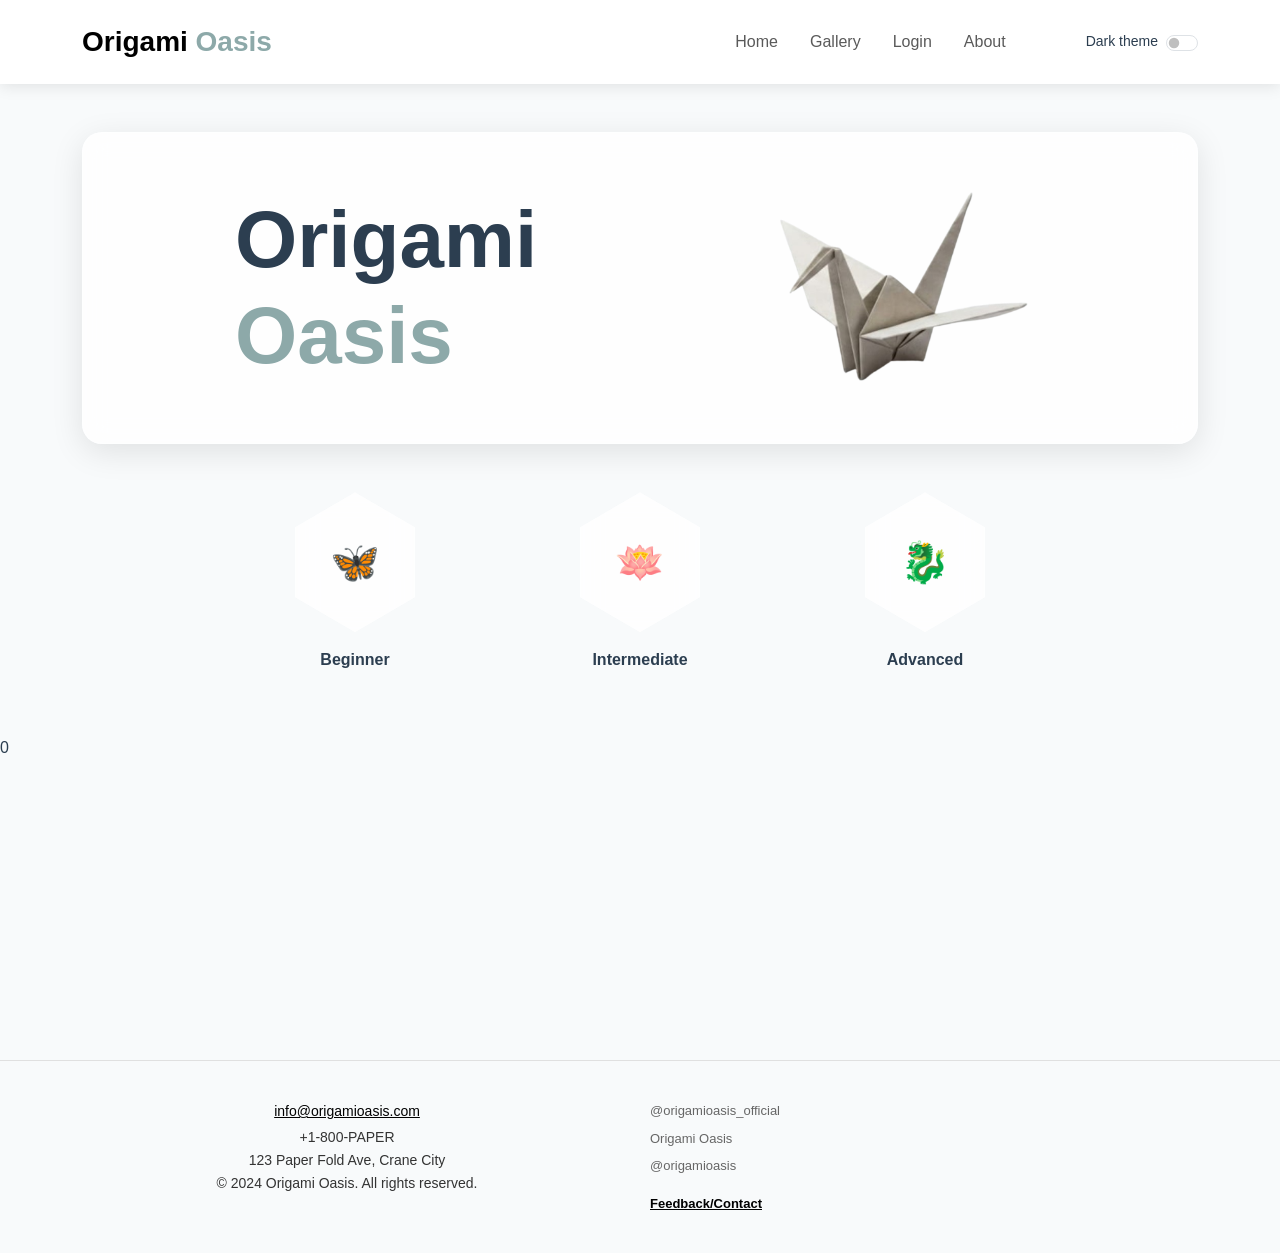
<file: index.html>
<!DOCTYPE html>
<html lang="en">
<head>
    <meta charset="UTF-8">
    <meta name="viewport" content="width=device-width, initial-scale=1.0">
    <title>Origami Oasis | Home</title>
    <link href="https://cdn.jsdelivr.net/npm/bootstrap@5.3.2/dist/css/bootstrap.min.css" rel="stylesheet">
    <link rel="stylesheet" href="https://cdnjs.cloudflare.com/ajax/libs/font-awesome/6.0.0/css/all.min.css">
    <link rel="stylesheet" href="style.css">
</head>
<body class="transition">

    <nav class="navbar navbar-expand-lg navbar-custom py-3">
        <div class="container">
            <a class="navbar-brand fw-bold fs-3" href="origami.html">
                Origami <span style="color: var(--accent-teal);">Oasis</span>
            </a>
            
            <button class="navbar-toggler" type="button" data-bs-toggle="collapse" data-bs-target="#navbarNav">
                <span class="navbar-toggler-icon"></span>
            </button>

            <div class="collapse navbar-collapse" id="navbarNav">
                <ul class="navbar-nav ms-auto align-items-center">
                    <li class="nav-item"><a class="nav-link px-3" href="origami.html">Home</a></li>
                    <li class="nav-item"><a class="nav-link px-3" href="galllery.html">Gallery</a></li>
                    <li class="nav-item"><a class="nav-link px-3" href="Login.html">Login</a></li>
                    <li class="nav-item"><a class="nav-link px-3" href="about.html">About</a></li>
                    
                    <li class="nav-item ms-lg-4">
                        <div class="form-check form-switch d-flex align-items-center">
                            <label class="form-check-label me-5 small" for="darkModeSwitch">Dark theme</label>
                            <input class="form-check-input custom-toggler" type="checkbox" id="darkModeSwitch">
                        </div>
                    </li>
                </ul>
            </div>
        </div>
    </nav>

    <header class="container my-5">
        <div class="home-hero-card glass-effect d-flex align-items-center justify-content-around flex-wrap p-5">
            <div class="hero-text">
                <h1 class="display-1 fw-bold m-0">Origami</h1>
                <h1 class="display-1 fw-bold m-0" style="color: var(--accent-teal);">Oasis</h1>
            </div>
            <div class="hero-image mt-4 mt-lg-0">
                <img src="download.png" alt="Origami Crane" class="img-fluid" style="max-width: 300px;">
            </div>
        </div>
    </header>

    <section class="container mb-5">
        <div class="row justify-content-center g-4 text-center">
            
            <div class="col-6 col-md-3">
                <a href="beginner.html" class="home-hexagon-link text-decoration-none text-reset">
                    <div class="home-hexagon glass-effect mx-auto d-flex align-items-center justify-content-center mb-3">
                        <span class="fs-1">🦋</span>
                    </div>
                    <p class="fw-bold">Beginner</p>
                </a>
            </div>

            <div class="col-6 col-md-3">
                <a href="inter.html" class="home-hexagon-link text-decoration-none text-reset">
                    <div class="home-hexagon glass-effect mx-auto d-flex align-items-center justify-content-center mb-3">
                        <span class="fs-1">🪷</span>
                    </div>
                    <p class="fw-bold">Intermediate</p>
                </a>
            </div>

            <div class="col-6 col-md-3">
                <a href="adv.html" class="home-hexagon-link text-decoration-none text-reset">
                    <div class="home-hexagon glass-effect mx-auto d-flex align-items-center justify-content-center mb-3">
                        <span class="fs-1">🐉</span>
                    </div>
                    <p class="fw-bold">Advanced</p>
                </a>
            </div>

        </div>
    </section>
   0 <footer class="tayyab-main-footer">
  <div class="tayyab-footer-wrapper">
    
    <div class="tayyab-footer-section tayyab-contact-info">
      <a href="tayyab-mailto:info@origamioasis.com">info@origamioasis.com</a>
      <p>+1-800-PAPER</p>
      <p>123 Paper Fold Ave, Crane City</p>
      <p>&copy; 2024 Origami Oasis. All rights reserved.</p>
    </div>

    <div class="tayyab-footer-section tayyab-social-links">
      <div class="social-item">
        <span>@origamioasis_official</span>
      </div>
      <div class="tayyab-social-item">
        <span>Origami Oasis</span>
      </div>
      <div class="tayyab-social-item">
        <span>@origamioasis</span>
      </div>
      <a href="#" class="tayyab-feedback-link">Feedback/Contact</a>
    </div>

  </div>
</footer>
    <script src="https://cdn.jsdelivr.net/npm/bootstrap@5.3.2/dist/js/bootstrap.bundle.min.js"></script>

    <script>
        const toggleSwitch = document.querySelector('#darkModeSwitch');
        const body = document.body;


        if (localStorage.getItem('theme') === 'dark') {
            body.classList.add('dark-theme');
            toggleSwitch.checked = true;
        }

        toggleSwitch.addEventListener('change', () => {
            if (toggleSwitch.checked) {
                body.classList.add('dark-theme');
                localStorage.setItem('theme', 'dark');
            } else {
                body.classList.remove('dark-theme');
                localStorage.setItem('theme', 'light');
            }
        });
    </script>
</body>
</html>
</file>
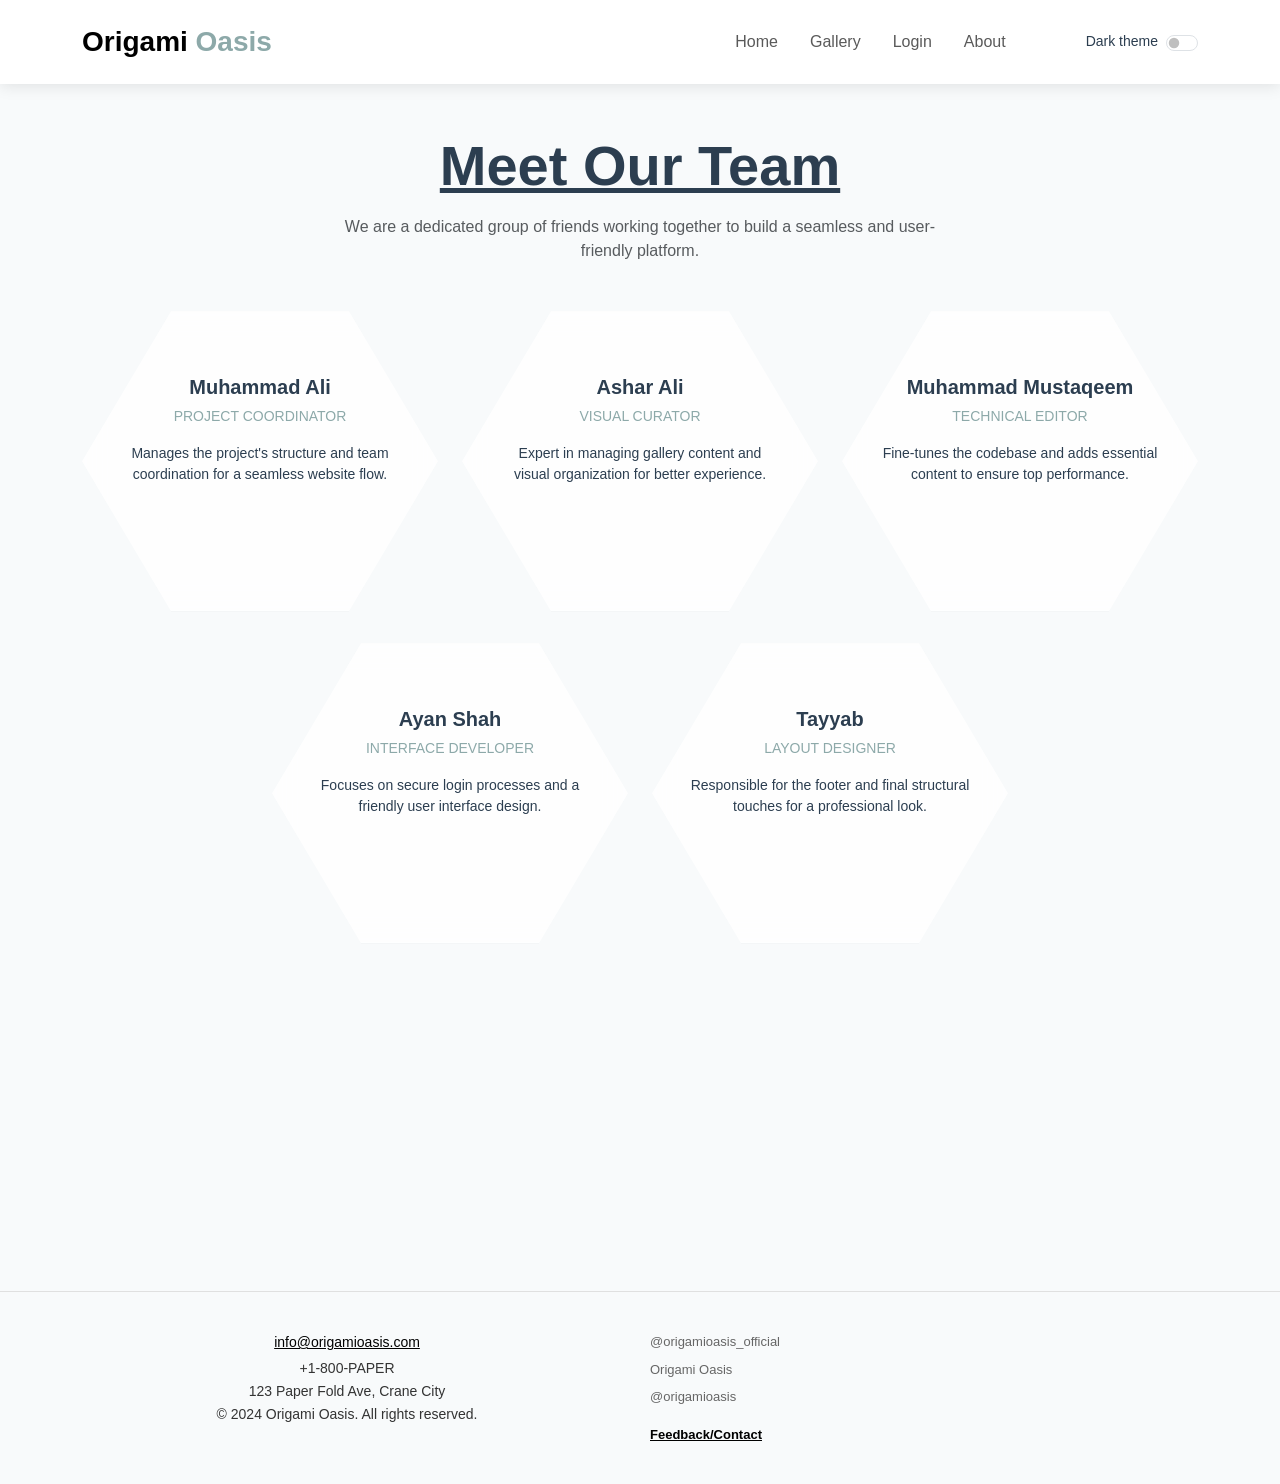
<file: about.html>
<!DOCTYPE html>
<html lang="en">
<head>
    <meta charset="UTF-8">
    <meta name="viewport" content="width=device-width, initial-scale=1.0">
    <title>About Us | Origami Oasis</title>
    <link href="https://cdn.jsdelivr.net/npm/bootstrap@5.3.2/dist/css/bootstrap.min.css" rel="stylesheet">
    <link rel="stylesheet" href="https://cdnjs.cloudflare.com/ajax/libs/font-awesome/6.0.0/css/all.min.css">
    <link rel="stylesheet" href="style.css">
</head>
<body class="transition">

   
    <nav class="navbar navbar-expand-lg navbar-custom py-3">
        <div class="container">
            <a class="navbar-brand fw-bold fs-3" href="origami.html">
                Origami <span style="color: var(--accent-teal);">Oasis</span>
            </a>
            
            <button class="navbar-toggler" type="button" data-bs-toggle="collapse" data-bs-target="#navbarNav">
                <span class="navbar-toggler-icon"></span>
            </button>

            <div class="collapse navbar-collapse" id="navbarNav">
                <ul class="navbar-nav ms-auto align-items-center">
                    <li class="nav-item"><a class="nav-link px-3" href="origami.html">Home</a></li>
                    <li class="nav-item"><a class="nav-link px-3" href="galllery.html">Gallery</a></li>
                    <li class="nav-item"><a class="nav-link px-3" href="Login.html">Login</a></li>
                    <li class="nav-item"><a class="nav-link px-3" href="about.html">About</a></li>
                    
                    <li class="nav-item ms-lg-4">
                        <div class="form-check form-switch d-flex align-items-center">
                            <label class="form-check-label me-5 small" for="darkModeSwitch">Dark theme</label>
                            <input class="form-check-input custom-toggler" type="checkbox" id="darkModeSwitch">
                        </div>
                    </li>
                </ul>
            </div>
        </div>
    </nav>

    <div class="container py-5">
        <div class="text-center mb-5 about-header">
            <h1 class="about-section-title display-4">Meet Our Team</h1>
            <p class="text-muted mx-auto mt-3" style="max-width: 600px;">
                We are a dedicated group of friends working together to build a seamless and user-friendly platform.
            </p>
        </div>

        <div class="row justify-content-center g-4">
            <div class="col-md-4 col-sm-6">
                <div class="about-team-container">
                    <div class="about-hexagon-card glass-effect text-center">
                        <div class="fw-bold fs-5">Muhammad Ali</div>
                        <div class="small text-uppercase tracking-wider mt-1" style="color: var(--accent-teal);">Project Coordinator</div>
                        <p class="small mt-3 px-3">Manages the project's structure and team coordination for a seamless website flow.</p>
                    </div>
                </div>
            </div>

            <div class="col-md-4 col-sm-6">
                <div class="about-team-container">
                    <div class="about-hexagon-card glass-effect text-center">
                        <div class="fw-bold fs-5">Ashar Ali</div>
                        <div class="small text-uppercase tracking-wider mt-1" style="color: var(--accent-teal);">Visual Curator</div>
                        <p class="small mt-3 px-3">Expert in managing gallery content and visual organization for better experience.</p>
                    </div>
                </div>
            </div>

            <div class="col-md-4 col-sm-6">
                <div class="about-team-container">
                    <div class="about-hexagon-card glass-effect text-center">
                        <div class="fw-bold fs-5">Muhammad Mustaqeem</div>
                        <div class="small text-uppercase tracking-wider mt-1" style="color: var(--accent-teal);">Technical Editor</div>
                        <p class="small mt-3 px-3">Fine-tunes the codebase and adds essential content to ensure top performance.</p>
                    </div>
                </div>
            </div>
        </div>

        <div class="row justify-content-center g-4 mt-2">
            <div class="col-md-4 col-sm-6">
                <div class="about-team-container">
                    <div class="about-hexagon-card glass-effect text-center">
                        <div class="fw-bold fs-5">Ayan Shah</div>
                        <div class="small text-uppercase tracking-wider mt-1" style="color: var(--accent-teal);">Interface Developer</div>
                        <p class="small mt-3 px-3">Focuses on secure login processes and a friendly user interface design.</p>
                    </div>
                </div>
            </div>

            <div class="col-md-4 col-sm-6">
                <div class="about-team-container">
                    <div class="about-hexagon-card glass-effect text-center">
                        <div class="fw-bold fs-5">Tayyab</div>
                        <div class="small text-uppercase tracking-wider mt-1" style="color: var(--accent-teal);">Layout Designer</div>
                        <p class="small mt-3 px-3">Responsible for the footer and final structural touches for a professional look.</p>
                    </div>
                </div>
            </div>
        </div>
    </div>
     <footer class="tayyab-main-footer">
  <div class="tayyab-footer-wrapper">
    
    <div class="tayyab-footer-section tayyab-contact-info">
      <a href="tayyab-mailto:info@origamioasis.com">info@origamioasis.com</a>
      <p>+1-800-PAPER</p>
      <p>123 Paper Fold Ave, Crane City</p>
      <p>&copy; 2024 Origami Oasis. All rights reserved.</p>
    </div>

    <div class="tayyab-footer-section tayyab-social-links">
      <div class="social-item">
        <span>@origamioasis_official</span>
      </div>
      <div class="tayyab-social-item">
        <span>Origami Oasis</span>
      </div>
      <div class="tayyab-social-item">
        <span>@origamioasis</span>
      </div>
      <a href="#" class="tayyab-feedback-link">Feedback/Contact</a>
    </div>

  </div>
</footer>
<!-- 
    <footer class="footer-custom py-5 mt-5">
        <div class="container">
            <div class="row align-items-center text-center text-md-start">
                <div class="col-md-6 mb-4 mb-md-0">
                    <h5 class="fw-bold">Origami Oasis</h5>
                    <p class="small mb-1">info@origamioasis.com | +1-800-PAPER</p>
                    <p class="small text-secondary">&copy; 2026 ZenBlog Replica Style. All Rights Reserved.</p>
                </div>
                <div class="col-md-6 text-md-end">
                    <div class="social-links fs-4">
                        <a href="#" class="me-3 text-reset"><i class="fab fa-instagram"></i></a>
                        <a href="#" class="me-3 text-reset"><i class="fab fa-facebook-f"></i></a>
                        <a href="#" class="text-reset"><i class="fab fa-pinterest-p"></i></a>
                    </div>
                    <a href="#" class="small text-decoration-underline text-secondary d-block mt-2">Feedback/Contact</a>
                </div>
            </div>
        </div>
    </footer> -->

    <script src="https://cdn.jsdelivr.net/npm/bootstrap@5.3.2/dist/js/bootstrap.bundle.min.js"></script>
    <script>
        const toggleSwitch = document.querySelector('#darkModeSwitch');
        const body = document.body;

        if (localStorage.getItem('theme') === 'dark') {
            body.classList.add('dark-theme');
            toggleSwitch.checked = true;
        }

        toggleSwitch.addEventListener('change', () => {
            if (toggleSwitch.checked) {
                body.classList.add('dark-theme');
                localStorage.setItem('theme', 'dark');
            } else {
                body.classList.remove('dark-theme');
                localStorage.setItem('theme', 'light');
            }
        });
    </script>
</body>
</html>
</file>
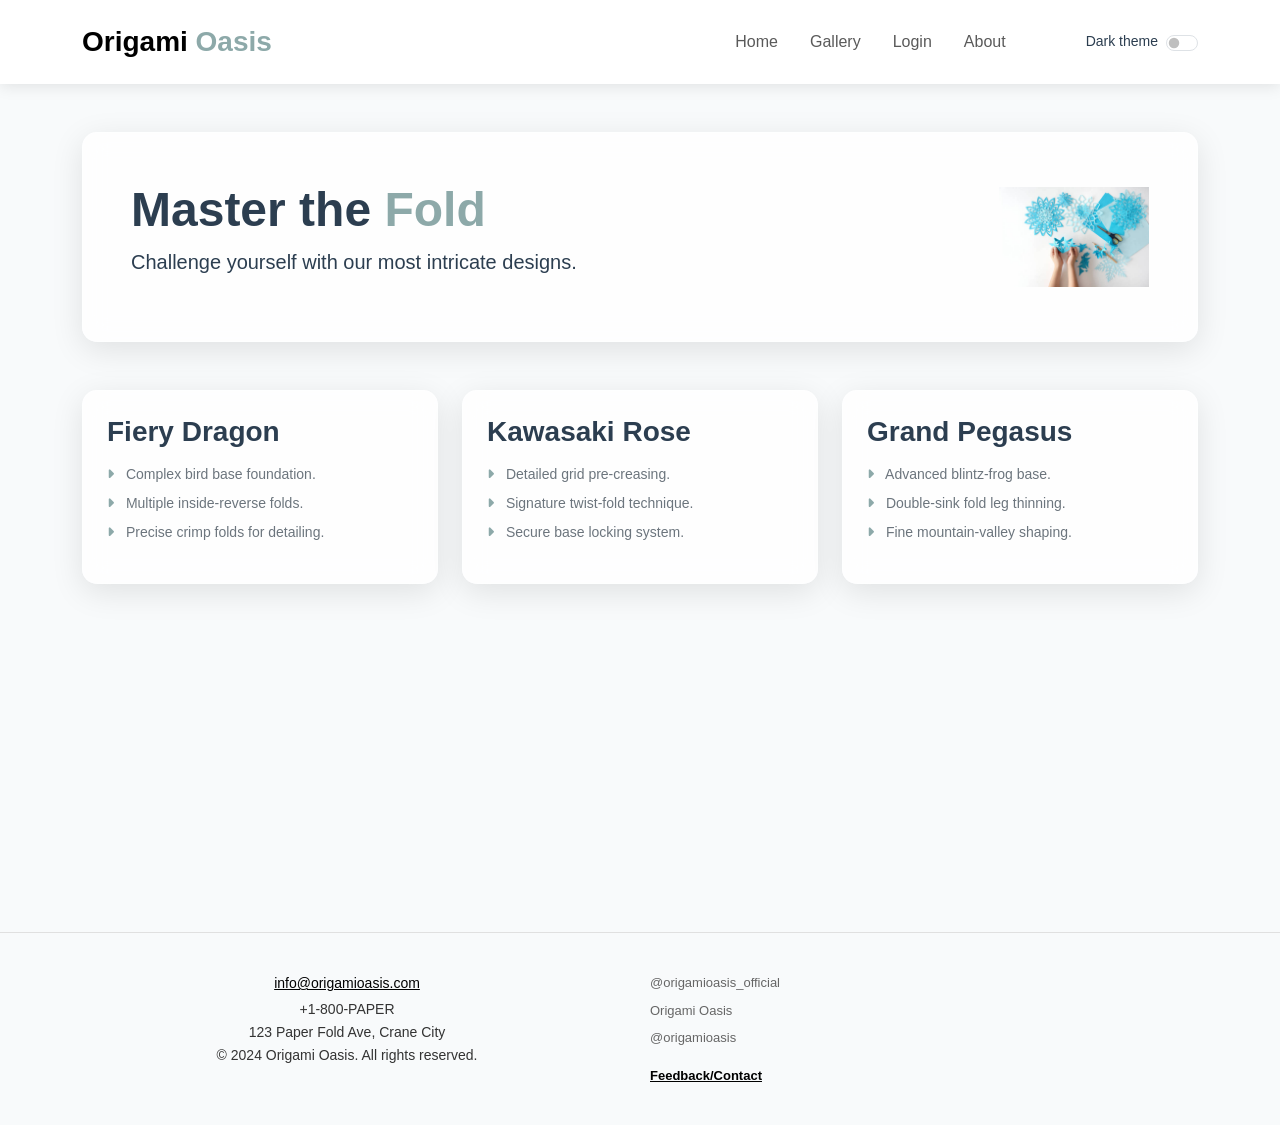
<file: adv.html>
<!DOCTYPE html>
<html lang="en">
<head>
    <meta charset="UTF-8">
    <meta name="viewport" content="width=device-width, initial-scale=1.0">
    <title>Advanced Instructions | Origami Oasis</title>
    <link href="https://cdn.jsdelivr.net/npm/bootstrap@5.3.2/dist/css/bootstrap.min.css" rel="stylesheet">
    <link rel="stylesheet" href="https://cdnjs.cloudflare.com/ajax/libs/font-awesome/6.0.0/css/all.min.css">
    <link rel="stylesheet" href="style.css">
</head>
<body class="transition">

    
    
    <nav class="navbar navbar-expand-lg navbar-custom py-3">
        <div class="container">
            <a class="navbar-brand fw-bold fs-3" href="origami.html">
                Origami <span style="color: var(--accent-teal);">Oasis</span>
            </a>
            
            <button class="navbar-toggler" type="button" data-bs-toggle="collapse" data-bs-target="#navbarNav">
                <span class="navbar-toggler-icon"></span>
            </button>

            <div class="collapse navbar-collapse" id="navbarNav">
                <ul class="navbar-nav ms-auto align-items-center">
                    <li class="nav-item"><a class="nav-link px-3" href="origami.html">Home</a></li>
                    <li class="nav-item"><a class="nav-link px-3" href="galllery.html">Gallery</a></li>
                    <li class="nav-item"><a class="nav-link px-3" href="Login.html">Login</a></li>
                    <li class="nav-item"><a class="nav-link px-3" href="about.html">About</a></li>
                    
                    <li class="nav-item ms-lg-4">
                        <div class="form-check form-switch d-flex align-items-center">
                            <label class="form-check-label me-5 small" for="darkModeSwitch">Dark theme</label>
                            <input class="form-check-input custom-toggler" type="checkbox" id="darkModeSwitch">
                        </div>
                    </li>
                </ul>
            </div>
        </div>
    </nav>
<div class="container py-5">
        <div class="adv-hero-card glass-effect p-5 mb-5 d-flex align-items-center justify-content-between flex-wrap">
            <div class="adv-hero-text">
                <h1 class="display-3 fw-bold m-0">Master the <span style="color: var(--accent-teal);">Fold</span></h1>
                <p class="lead mt-2">Challenge yourself with our most intricate designs.</p>
            </div>
            <div class="adv-hero-img mt-3 mt-lg-0">
                <img src="k.jpg" alt="Butterfly" class="img-fluid" style="max-width: 150px;">
            </div>
        </div>

        <div class="row g-4">
            <div class="col-md-4">
                <div class="adv-project-card glass-effect h-100 p-4">
                    <h3 class="fw-bold mb-3">Fiery Dragon</h3>
                    <ul class="small text-secondary list-unstyled">
                        <li class="mb-2"><i class="fas fa-caret-right me-2" style="color: var(--accent-teal);"></i> Complex bird base foundation.</li>
                        <li class="mb-2"><i class="fas fa-caret-right me-2" style="color: var(--accent-teal);"></i> Multiple inside-reverse folds.</li>
                        <li><i class="fas fa-caret-right me-2" style="color: var(--accent-teal);"></i> Precise crimp folds for detailing.</li>
                    </ul>
                </div>
            </div>

            <div class="col-md-4">
                <div class="adv-project-card glass-effect h-100 p-4">
                    <h3 class="fw-bold mb-3">Kawasaki Rose</h3>
                    <ul class="small text-secondary list-unstyled">
                        <li class="mb-2"><i class="fas fa-caret-right me-2" style="color: var(--accent-teal);"></i> Detailed grid pre-creasing.</li>
                        <li class="mb-2"><i class="fas fa-caret-right me-2" style="color: var(--accent-teal);"></i> Signature twist-fold technique.</li>
                        <li><i class="fas fa-caret-right me-2" style="color: var(--accent-teal);"></i> Secure base locking system.</li>
                    </ul>
                </div>
            </div>

            <div class="col-md-4">
                <div class="adv-project-card glass-effect h-100 p-4">
                    <h3 class="fw-bold mb-3">Grand Pegasus</h3>
                    <ul class="small text-secondary list-unstyled">
                        <li class="mb-2"><i class="fas fa-caret-right me-2" style="color: var(--accent-teal);"></i> Advanced blintz-frog base.</li>
                        <li class="mb-2"><i class="fas fa-caret-right me-2" style="color: var(--accent-teal);"></i> Double-sink fold leg thinning.</li>
                        <li><i class="fas fa-caret-right me-2" style="color: var(--accent-teal);"></i> Fine mountain-valley shaping.</li>
                    </ul>
                </div>
            </div>
        </div>
    </div>
 <footer class="tayyab-main-footer">
  <div class="tayyab-footer-wrapper">
    
    <div class="tayyab-footer-section tayyab-contact-info">
      <a href="tayyab-mailto:info@origamioasis.com">info@origamioasis.com</a>
      <p>+1-800-PAPER</p>
      <p>123 Paper Fold Ave, Crane City</p>
      <p>&copy; 2024 Origami Oasis. All rights reserved.</p>
    </div>

    <div class="tayyab-footer-section tayyab-social-links">
      <div class="social-item">
        <span>@origamioasis_official</span>
      </div>
      <div class="tayyab-social-item">
        <span>Origami Oasis</span>
      </div>
      <div class="tayyab-social-item">
        <span>@origamioasis</span>
      </div>
      <a href="#" class="tayyab-feedback-link">Feedback/Contact</a>
    </div>

  </div>
</footer>

    <script src="https://cdn.jsdelivr.net/npm/bootstrap@5.3.2/dist/js/bootstrap.bundle.min.js"></script>
    <script>
        const toggleSwitch = document.querySelector('#darkModeSwitch');
        const body = document.body;

        if (localStorage.getItem('theme') === 'dark') {
            body.classList.add('dark-theme');
            toggleSwitch.checked = true;
        }

        toggleSwitch.addEventListener('change', () => {
            if (toggleSwitch.checked) {
                body.classList.add('dark-theme');
                localStorage.setItem('theme', 'dark');
            } else {
                body.classList.remove('dark-theme');
                localStorage.setItem('theme', 'light');
            }
        });
    </script>
</body>
</html>
</file>
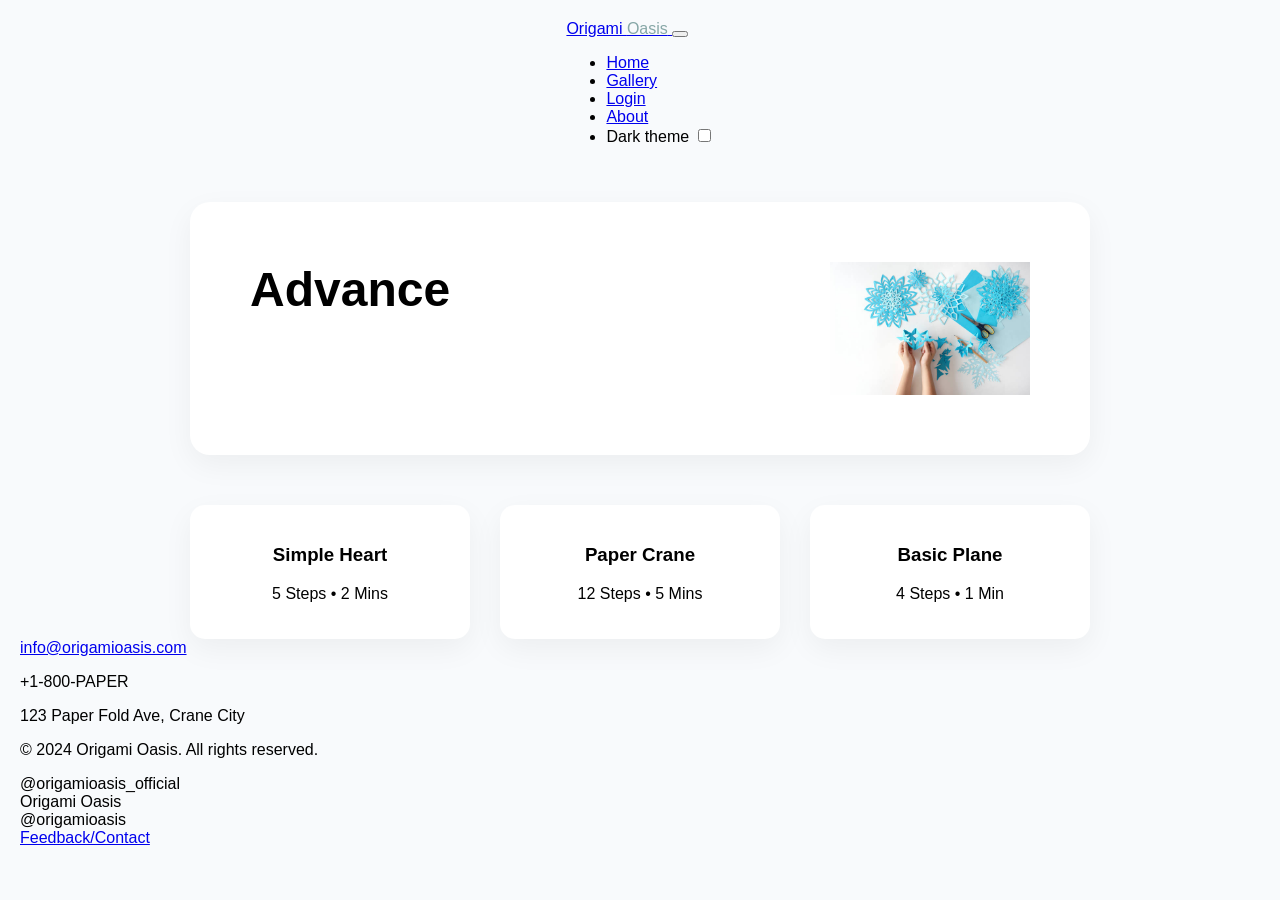
<file: advance.html>
<!DOCTYPE html>
<html>

<head>
<title>docs</title>

<style>
:root {
    --bg-color: #f8fafc;
    --text-dark: #2d3436;
    --accent-teal: #87a7a7;
    --card-bg: #ffffff;
    --shadow: 0 10px 30px rgba(0,0,0,0.05);
}

body{
    font-family:'Segoe UI',Tahoma,Geneva,Verdana,sans-serif;
    background-color:var(--bg-color);
    margin:0;
    padding:20px;
}

nav{
    display:flex;
    justify-content:space-between;
    align-items:center;
    max-width:1000px;
    margin:0 auto 40px;
}

.logo{
    font-weight:bold;
    font-size:1.5rem;
}

.logo span{
    color:var(--accent-teal);
}

.nav-links a{
    margin-left:20px;
    text-decoration:none;
    color:#636e72;
}

.container{
    max-width:900px;
    margin:auto;
}

.hero-card{
    background:white;
    border-radius:20px;
    padding:60px;
    box-shadow:var(--shadow);
    display:flex;
    justify-content:space-between;
    margin-bottom:50px;
}

.hero-text h1{
    font-size:3rem;
    margin:0;
}

.hero-text p{
    color:var(--accent-teal);
    font-size:2.5rem;
    margin:0;
}

.grid{
    display:grid;
    grid-template-columns:repeat(auto-fit,minmax(250px,1fr));
    gap:30px;
}

.project-card{
    background:white;
    padding:20px;
    border-radius:15px;
    text-align:center;
    box-shadow:var(--shadow);
    cursor:pointer;
}

.project-card:hover{
    transform:translateY(-5px);
}

/* Image popup */

.popup{
    display:none;
    position:fixed;
    top:0;
    left:0;
    width:100%;
    height:100%;
    background:rgba(0,0,0,0.7);
   gap: 22px;
    align-items:center;
}

.popup img{
    width:462px;
    height: 200px;
    border-radius:10px;
}
#box1{
            margin-top: 30px;
        }
</style>
</head>

<body>

    <nav class="navbar navbar-expand-lg navbar-custom py-3">
        <div class="container">
            <a class="navbar-brand fw-bold fs-3" href="origami.html">
                Origami <span style="color: var(--accent-teal);">Oasis</span>
            </a>
            
            <button class="navbar-toggler" type="button" data-bs-toggle="collapse" data-bs-target="#navbarNav">
                <span class="navbar-toggler-icon"></span>
            </button>

            <div class="collapse navbar-collapse" id="navbarNav">
                <ul class="navbar-nav ms-auto align-items-center">
                    <li class="nav-item"><a class="nav-link px-3 active" href="origami.html">Home</a></li>
                    <li class="nav-item"><a class="nav-link px-3" href="galllery.html">Gallery</a></li>
                    <li class="nav-item"><a class="nav-link px-3" href="Login.html">Login</a></li>
                    <li class="nav-item"><a class="nav-link px-3" href="about.html">About</a></li>
                    
                    <li class="nav-item ms-lg-4">
                        <div class="form-check form-switch d-flex align-items-center">
                            <label class="form-check-label me-5 small" for="darkModeSwitch">Dark theme</label>
                            <input class="form-check-input custom-toggler" type="checkbox" id="darkModeSwitch">
                        </div>
                    </li>
                </ul>
            </div>
        </div>
    </nav>
<div class="container">

<div class="hero-card">
<div class="hero-text">
<h1>Advance</h1>
</div>
<img src="k.jpg" width="200">
</div>

<div class="grid">

<div class="project-card" onclick="showImage('e.avif')">
<h3>Simple Heart</h3>
<p>5 Steps • 2 Mins</p>
</div>

<div class="project-card" onclick="showImage('f.avif')">
<h3>Paper Crane</h3>
<p>12 Steps • 5 Mins</p>
</div>

<div class="project-card" onclick="showImage('j.jpg')">
<h3>Basic Plane</h3>
<p>4 Steps • 1 Min</p>
</div>

</div>
</div>

<div class="popup" id="popup" onclick="closeImage()">
 <span>
            <div><img id="popup-img"></div>

            <div id="box1"><img src="k.jpg" alt=""></div>
        </span>
        <span>
            <div><img src="c.avif" alt=""></div>
            <div id="box1"><img src="f.webp" alt=""></div>
        </span>
        <span>
            <div><img src="d.avif" alt=""></div>
            <div id="box1"><img src="i.jpg" alt=""></div>
        </span>
</div>
 <footer class="tayyab-main-footer">
  <div class="tayyab-footer-wrapper">
    
    <div class="tayyab-footer-section tayyab-contact-info">
      <a href="tayyab-mailto:info@origamioasis.com">info@origamioasis.com</a>
      <p>+1-800-PAPER</p>
      <p>123 Paper Fold Ave, Crane City</p>
      <p>&copy; 2024 Origami Oasis. All rights reserved.</p>
    </div>

    <div class="tayyab-footer-section tayyab-social-links">
      <div class="social-item">
        <span>@origamioasis_official</span>
      </div>
      <div class="tayyab-social-item">
        <span>Origami Oasis</span>
      </div>
      <div class="tayyab-social-item">
        <span>@origamioasis</span>
      </div>
      <a href="#" class="tayyab-feedback-link">Feedback/Contact</a>
    </div>

  </div>
</footer>
<script>

function showImage(img){
document.getElementById("popup").style.display="flex";
document.getElementById("popup-img").src=img;
}

function closeImage(){
document.getElementById("popup").style.display="none";
}

</script>

</body>
</html>
</file>
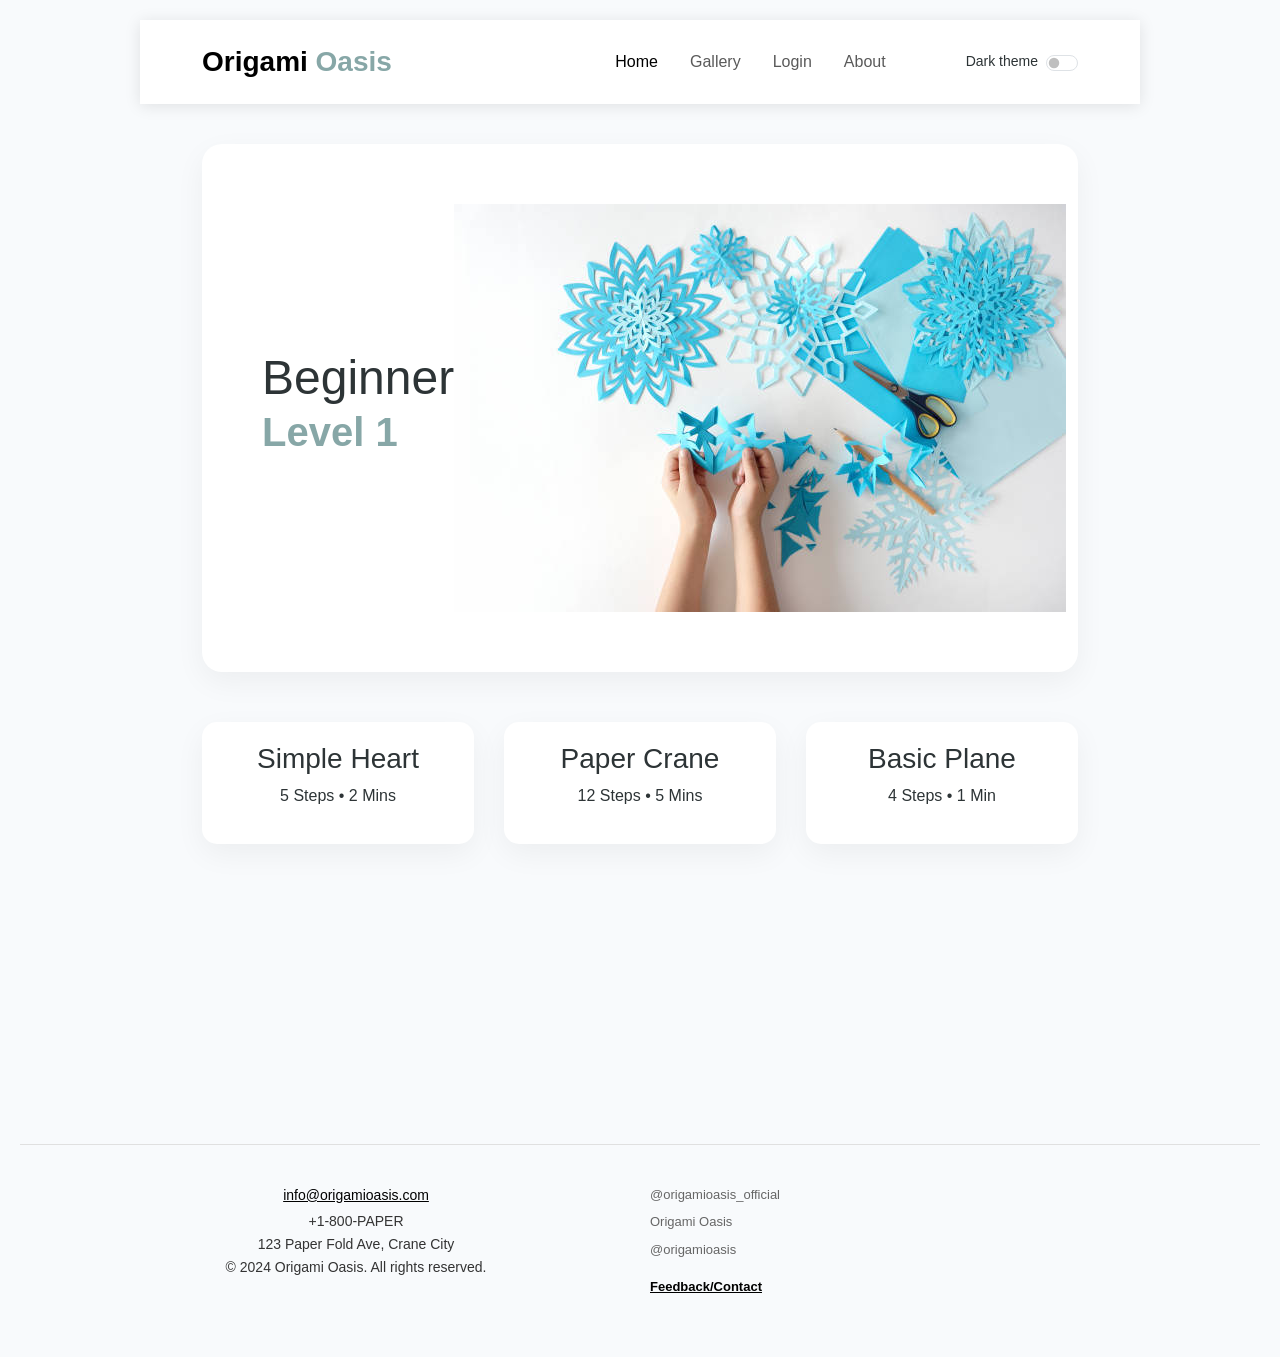
<file: beginer.html>
<!DOCTYPE html>
<html>

<head>
    <title>docs</title>
    
    <link href="https://cdn.jsdelivr.net/npm/bootstrap@5.3.2/dist/css/bootstrap.min.css" rel="stylesheet">
    <link rel="stylesheet" href="https://cdnjs.cloudflare.com/ajax/libs/font-awesome/6.0.0/css/all.min.css">
    <link rel="stylesheet" href="style.css">
    <style>
        :root {
            --bg-color: #f8fafc;
            --text-dark: #2d3436;
            --accent-teal: #87a7a7;
            --card-bg: #ffffff;
            --shadow: 0 10px 30px rgba(0, 0, 0, 0.05);
        }

        body {
            font-family: 'Segoe UI', Tahoma, Geneva, Verdana, sans-serif;
            background-color: var(--bg-color);
            color: var(--text-dark);
            margin: 0;
            padding: 20px;
        }

        nav {
            display: flex;
            justify-content: space-between;
            align-items: center;
            max-width: 1000px;
            margin: 0 auto 40px;
        }

        .logo {
            font-weight: bold;
            font-size: 1.5rem;
        }

        .logo span {
            color: var(--accent-teal);
        }

        .nav-links a {
            margin-left: 20px;
            text-decoration: none;
            color: #636e72;
            font-size: 0.9rem;
        }

        .container {
            max-width: 900px;
            margin: 0 auto;
        }

        .hero-card {
            background: var(--card-bg);
            border-radius: 20px;
            padding: 60px;
            box-shadow: var(--shadow);
            display: flex;
            align-items: center;
            justify-content: space-between;
            margin-bottom: 50px;
        }

        .hero-text h1 {
            font-size: 3rem;
            margin: 0;
            line-height: 1;
        }

        .hero-text p {
            color: var(--accent-teal);
            font-size: 2.5rem;
            margin: 0;
            font-weight: bold;
        }

        .grid {
            display: grid;
            grid-template-columns: repeat(auto-fit, minmax(250px, 1fr));
            gap: 30px;
        }

        .project-card {
            background: white;
            padding: 20px;
            border-radius: 15px;
            text-align: center;
            box-shadow: var(--shadow);
            transition: transform 0.3s ease;
        }

        .project-card:hover {
            transform: translateY(-5px);
        }

        .project-card img {
            width: 100%;
            border-radius: 10px;
        }
    </style>
</head>

   
    <nav class="navbar navbar-expand-lg navbar-custom py-3">
        <div class="container">
            <a class="navbar-brand fw-bold fs-3" href="origami.html">
                Origami <span style="color: var(--accent-teal);">Oasis</span>
            </a>
            
            <button class="navbar-toggler" type="button" data-bs-toggle="collapse" data-bs-target="#navbarNav">
                <span class="navbar-toggler-icon"></span>
            </button>

            <div class="collapse navbar-collapse" id="navbarNav">
                <ul class="navbar-nav ms-auto align-items-center">
                    <li class="nav-item"><a class="nav-link px-3 active" href="origami.html">Home</a></li>
                    <li class="nav-item"><a class="nav-link px-3" href="galllery.html">Gallery</a></li>
                    <li class="nav-item"><a class="nav-link px-3" href="login.html">Login</a></li>
                    <li class="nav-item"><a class="nav-link px-3" href="about.html">About</a></li>
                    
                    <li class="nav-item ms-lg-4">
                        <div class="form-check form-switch d-flex align-items-center">
                            <label class="form-check-label me-5 small" for="darkModeSwitch">Dark theme</label>
                            <input class="form-check-input custom-toggler" type="checkbox" id="darkModeSwitch">
                        </div>
                    </li>
                </ul>
            </div>
        </div>
    </nav>

<div class="container">
    <div class="hero-card">
        <div class="hero-text">
            <h1>Beginner</h1>
            <p>Level 1</p>
        </div>
       <img src="k.jpg" alt="">
    </div>

    <div class="grid">
        <div class="project-card">
            <h3>Simple Heart</h3>
            <p>5 Steps • 2 Mins</p>
        </div>
        <div class="project-card">
            <h3>Paper Crane</h3>
            <p>12 Steps • 5 Mins</p>
        </div>
        <div class="project-card">
            <h3>Basic Plane</h3>
            <p>4 Steps • 1 Min</p>
        </div>
    </div>
</div> <footer class="tayyab-main-footer">
  <div class="tayyab-footer-wrapper">
    
    <div class="tayyab-footer-section tayyab-contact-info">
      <a href="tayyab-mailto:info@origamioasis.com">info@origamioasis.com</a>
      <p>+1-800-PAPER</p>
      <p>123 Paper Fold Ave, Crane City</p>
      <p>&copy; 2024 Origami Oasis. All rights reserved.</p>
    </div>

    <div class="tayyab-footer-section tayyab-social-links">
      <div class="social-item">
        <span>@origamioasis_official</span>
      </div>
      <div class="tayyab-social-item">
        <span>Origami Oasis</span>
      </div>
      <div class="tayyab-social-item">
        <span>@origamioasis</span>
      </div>
      <a href="#" class="tayyab-feedback-link">Feedback/Contact</a>
    </div>

  </div>
</footer>
</file>
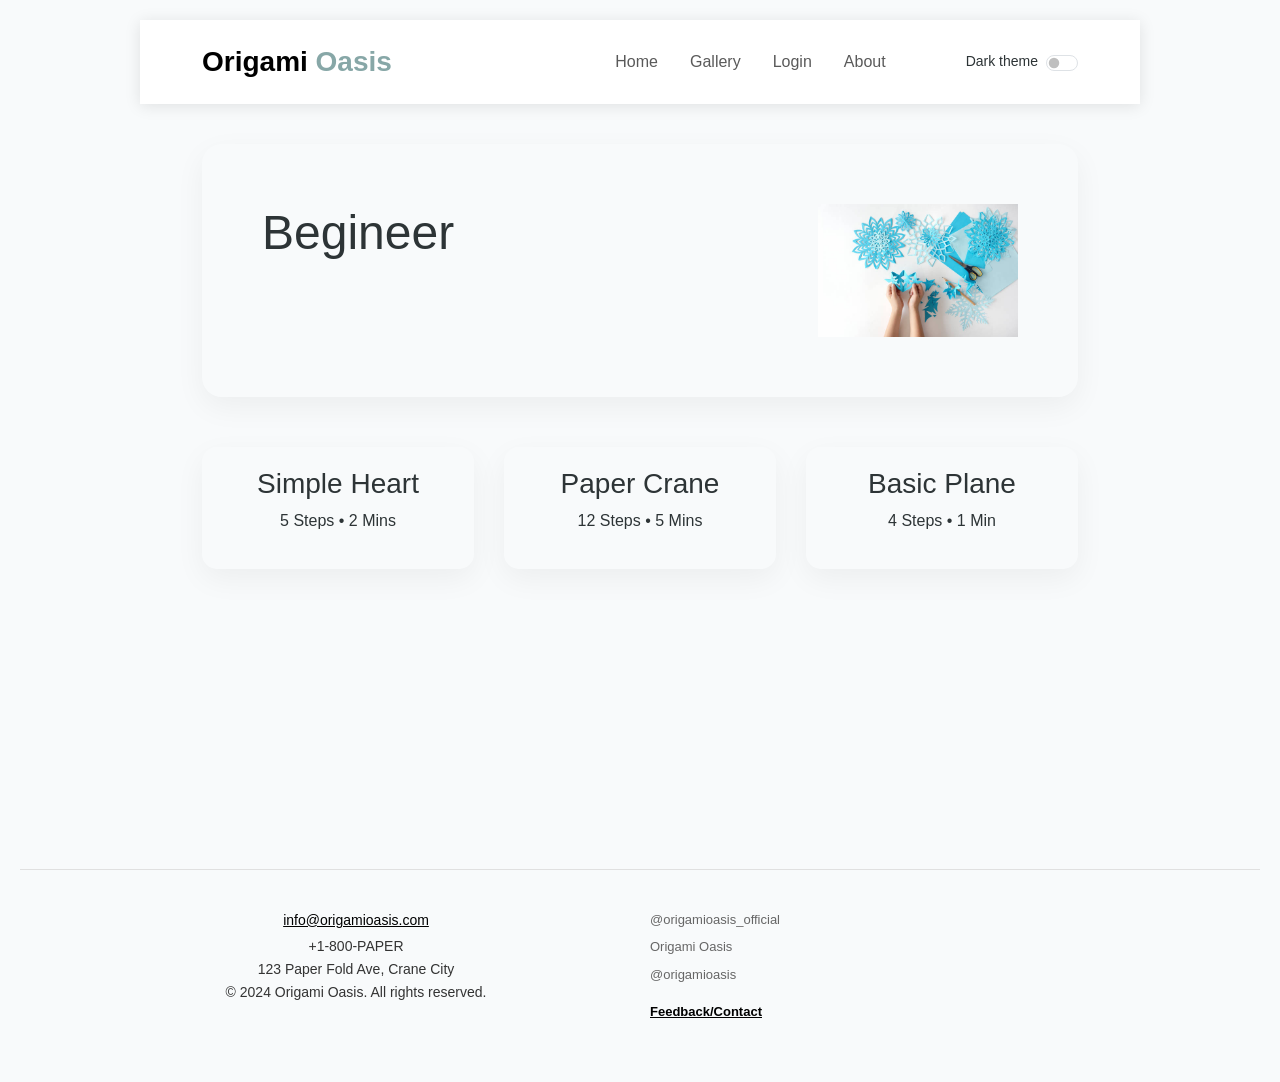
<file: beginner.html>
<!DOCTYPE html>
<html>

<head>
<title>docs</title>

    <link href="https://cdn.jsdelivr.net/npm/bootstrap@5.3.2/dist/css/bootstrap.min.css" rel="stylesheet">
    <link rel="stylesheet" href="https://cdnjs.cloudflare.com/ajax/libs/font-awesome/6.0.0/css/all.min.css">
<link rel="stylesheet" href="style.css">

<style>
:root {
    --bg-color: #f8fafc;
    --text-dark: #2d3436;
    --accent-teal: #87a7a7;
    --card-bg: #ffffff;
    --shadow: 0 10px 30px rgba(0,0,0,0.05);
}

body{
    font-family:'Segoe UI',Tahoma,Geneva,Verdana,sans-serif;
    margin:0;
    padding:20px;
}

nav{
    display:flex;
    justify-content:space-between;
    align-items:center;
    max-width:1000px;
    margin:0 auto 40px;
}

.logo{
    font-weight:bold;
    font-size:1.5rem;
}

.logo span{
    color:var(--accent-teal);
}

.nav-links a{
    margin-left:20px;
    text-decoration:none;
}

.container{
    max-width:900px;
    margin:auto;
}

.hero-card{
    border-radius:20px;
    padding:60px;
    box-shadow:var(--shadow);
    display:flex;
    justify-content:space-between;
    margin-bottom:50px;
}

.hero-text h1{
    font-size:3rem;
    margin:0;
}

.hero-text p{
    color:var(--accent-teal);
    font-size:2.5rem;
    margin:0;
}

.grid{
    display:grid;
    grid-template-columns:repeat(auto-fit,minmax(250px,1fr));
    gap:30px;
}

.project-card{
    padding:20px;
    border-radius:15px;
    text-align:center;
    box-shadow:var(--shadow);
    cursor:pointer;
}

.project-card:hover{
    transform:translateY(-5px);
}


.popup{
    display:none;
    position:fixed;
    top:0;
    left:0;
    width:100%;
    height:100%;
    gap: 22px;
   align-items:center;
}

.popup img{
    width:462px;
    height: 200px;
    border: solid;
    border-radius:10px;
}
#box1{
            margin-top: 30px;
        }
</style>
</head>

<body>


    <nav class="navbar navbar-expand-lg navbar-custom py-3">
        <div class="container">
            <a class="navbar-brand fw-bold fs-3" href="origami.html">
                Origami <span style="color: var(--accent-teal);">Oasis</span>
            </a>
            
            <button class="navbar-toggler" type="button" data-bs-toggle="collapse" data-bs-target="#navbarNav">
                <span class="navbar-toggler-icon"></span>
            </button>

            <div class="collapse navbar-collapse" id="navbarNav">
                <ul class="navbar-nav ms-auto align-items-center">
                    <li class="nav-item"><a class="nav-link px-3" href="origami.html">Home</a></li>
                    <li class="nav-item"><a class="nav-link px-3" href="galllery.html">Gallery</a></li>
                    <li class="nav-item"><a class="nav-link px-3" href="Login.html">Login</a></li>
                    <li class="nav-item"><a class="nav-link px-3" href="about.html">About</a></li>
                    
                    <li class="nav-item ms-lg-4">
                        <div class="form-check form-switch d-flex align-items-center">
                            <label class="form-check-label me-5 small" for="darkModeSwitch">Dark theme</label>
                            <input class="form-check-input custom-toggler" type="checkbox" id="darkModeSwitch">
                        </div>
                    </li>
                </ul>
            </div>
        </div>
    </nav>

<div class="container">

<div class="hero-card">
<div class="hero-text">
<h1>Begineer</h1>
</div>
<img src="k.jpg" width="200">
</div>

<div class="grid">

<div class="project-card" onclick="showImage('e.avif')">
<h3>Simple Heart</h3>
<p>5 Steps • 2 Mins</p>
</div>

<div class="project-card" onclick="showImage('f.avif')">
<h3>Paper Crane</h3>
<p>12 Steps • 5 Mins</p>
</div>

<div class="project-card" onclick="showImage('j.jpg')">
<h3>Basic Plane</h3>
<p>4 Steps • 1 Min</p>
</div>

</div>
</div>

<!-- Popup Image -->

<div class="popup" id="popup" onclick="closeImage()">
 <span>
            <div><img id="popup-img"></div>

            <div id="box1"><img src="k.jpg" alt=""></div>
        </span>
        <span>
            <div><img src="c.avif" alt=""></div>
            <div id="box1"><img src="f.webp" alt=""></div>
        </span>
        <span>
            <div><img src="d.avif" alt=""></div>
            <div id="box1"><img src="i.jpg" alt=""></div>
        </span>
</div>
 <footer class="tayyab-main-footer">
  <div class="tayyab-footer-wrapper">
    
    <div class="tayyab-footer-section tayyab-contact-info">
      <a href="tayyab-mailto:info@origamioasis.com">info@origamioasis.com</a>
      <p>+1-800-PAPER</p>
      <p>123 Paper Fold Ave, Crane City</p>
      <p>&copy; 2024 Origami Oasis. All rights reserved.</p>
    </div>

    <div class="tayyab-footer-section tayyab-social-links">
      <div class="social-item">
        <span>@origamioasis_official</span>
      </div>
      <div class="tayyab-social-item">
        <span>Origami Oasis</span>
      </div>
      <div class="tayyab-social-item">
        <span>@origamioasis</span>
      </div>
      <a href="#" class="tayyab-feedback-link">Feedback/Contact</a>
    </div>

  </div>
</footer>
    <script src="https://cdn.jsdelivr.net/npm/bootstrap@5.3.2/dist/js/bootstrap.bundle.min.js"></script>
<script>

function showImage(img){
document.getElementById("popup").style.display="flex";
document.getElementById("popup-img").src=img;
}

function closeImage(){
document.getElementById("popup").style.display="none";
}
    const toggleSwitch = document.querySelector('#darkModeSwitch');
    const body = document.body;
    if (localStorage.getItem('theme') === 'dark') {
        body.classList.add('dark-theme');
        if(toggleSwitch) toggleSwitch.checked = true;
    }
    if(toggleSwitch) {
        toggleSwitch.addEventListener('change', () => {
            if (toggleSwitch.checked) {
                body.classList.add('dark-theme');
                localStorage.setItem('theme', 'dark');
            } else {
                body.classList.remove('dark-theme');
                localStorage.setItem('theme', 'light');
            }
        });
    }
</script>

</body>
</html>
</file>
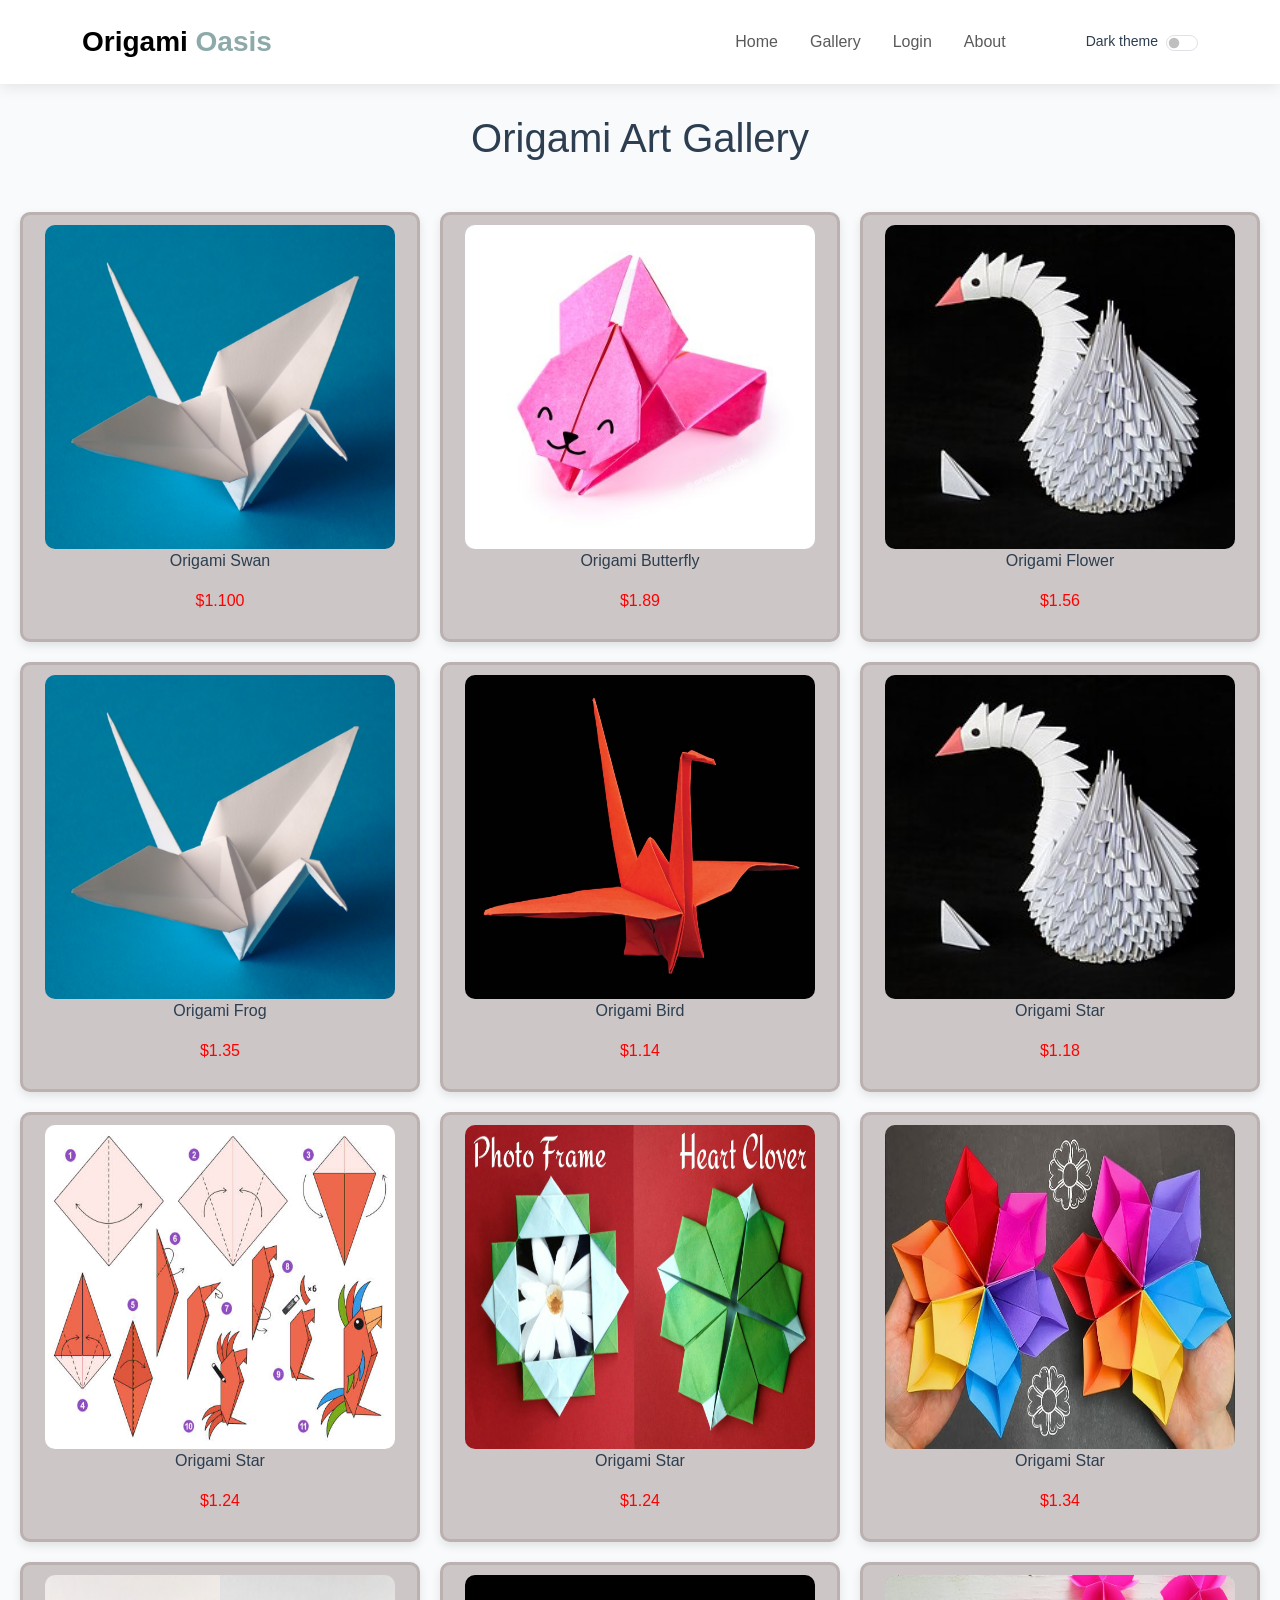
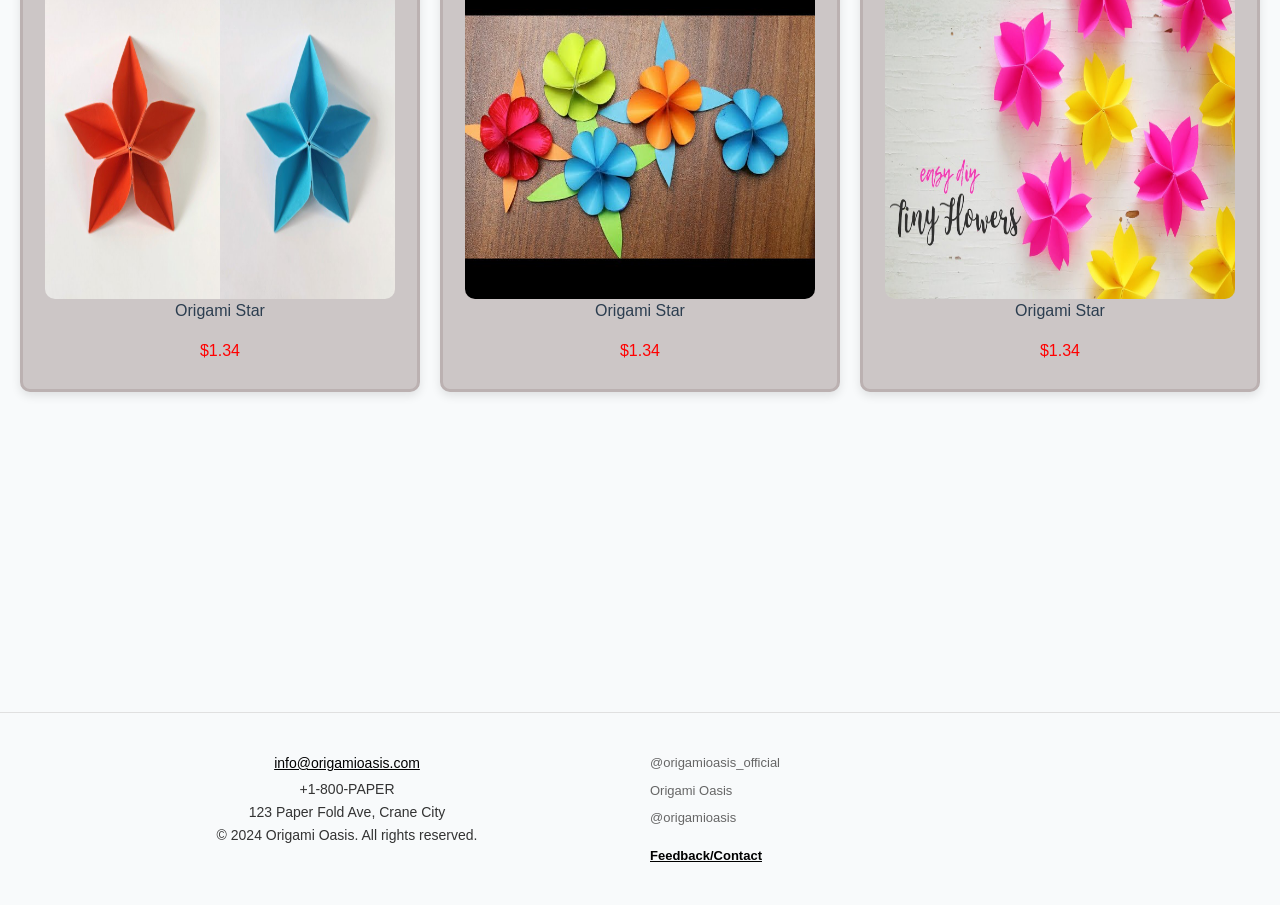
<file: galllery.html>
<!DOCTYPE html>
<html>
<head>
<title>Origami Gallery</title>
    <link href="https://cdn.jsdelivr.net/npm/bootstrap@5.3.2/dist/css/bootstrap.min.css" rel="stylesheet">
    <link rel="stylesheet" href="https://cdnjs.cloudflare.com/ajax/libs/font-awesome/6.0.0/css/all.min.css">
<link rel="stylesheet" href="style.css">
<style>
body{
font-family: Arial;
text-align:center;
}

h1{
margin:30px;
}

.gallery{
display:grid;
grid-template-columns:repeat(3,1fr);
gap:20px;
padding:20px;
}

.gallery img{
width:100%;
border-radius:10px;
transition:0.3s;
}

.gallery img:hover{
transform:scale(1.08);
}

.item{
padding:10px;
border-radius:10px;
box-shadow:0 4px 10px rgba(0,0,0,0.1);
border: solid rgb(187, 177, 177);
background-color: rgb(204, 198, 198);
}
.item img{
    height: 324px;
    width: 350px;
}
    /* Responsive Grid setup */
.gallery {
    display: grid;
    grid-template-columns: repeat(3, 1fr); 
    gap: 20px;
    padding: 20px;
}

@media (max-width: 992px) {
    .gallery {
        grid-template-columns: repeat(2, 1fr);
    }
}
@media (max-width: 600px) {
    .gallery {
        grid-template-columns: repeat(1, 1fr);
    }
    
    .item img {
        width: 100%; 
        height: auto;
    }
}

</style>
</head>

<body>
 
    
    <nav class="navbar navbar-expand-lg navbar-custom py-3">
        <div class="container">
            <a class="navbar-brand fw-bold fs-3" href="origami.html">
                Origami <span style="color: var(--accent-teal);">Oasis</span>
            </a>
            
            <button class="navbar-toggler" type="button" data-bs-toggle="collapse" data-bs-target="#navbarNav">
                <span class="navbar-toggler-icon"></span>
            </button>

            <div class="collapse navbar-collapse" id="navbarNav">
                <ul class="navbar-nav ms-auto align-items-center">
                    <li class="nav-item"><a class="nav-link px-3" href="origami.html">Home</a></li>
                    <li class="nav-item"><a class="nav-link px-3" href="galllery.html">Gallery</a></li>
                    <li class="nav-item"><a class="nav-link px-3" href="Login.html">Login</a></li>
                    <li class="nav-item"><a class="nav-link px-3" href="about.html">About</a></li>
                    
                    <li class="nav-item ms-lg-4">
                        <div class="form-check form-switch d-flex align-items-center">
                            <label class="form-check-label me-5 small" for="darkModeSwitch">Dark theme</label>
                            <input class="form-check-input custom-toggler" type="checkbox" id="darkModeSwitch">
                        </div>
                    </li>
                </ul>
            </div>
        </div>
    </nav>

<h1>Origami Art Gallery</h1>

<div class="gallery">

<div class="item">
<img src="12.jpg" alt="">
<p>Origami Swan</p>
<P style="color: red;">$1.100</P>
</div>

<div class="item">
<img src="16.jpg" alt="">
<p>Origami Butterfly</p>
<P style="color: red;">$1.89</P>
</div>

<div class="item">
<img src="19.jpg" alt="">
<p>Origami Flower</p>
<P style="color: red;">$1.56</P>
</div>

<div class="item">
<img src="12.jpg" alt="">
<p>Origami Frog</p>
<P style="color: red;">$1.35</P>
</div>

<div class="item">
<img src="13.webp" alt="">
<p>Origami Bird</p>
<P style="color: red;">$1.14</P>
</div>

<div class="item">
<img src="19.jpg" alt="">
<p>Origami Star</p>
<P style="color: red;">$1.18</P>
</div>
<div class="item">
<img src="30.jpg" alt="">
<p>Origami Star</p>
<P style="color: red;">$1.24</P>
</div>
<div class="item">
<img src="31.jpg" alt="">
<p>Origami Star</p>
<P style="color: red;">$1.24</P>
</div>
<div class="item">
<img src="32.jpg" alt="">
<p>Origami Star</p>
<P style="color: red;">$1.34</P>
</div>
<div class="item">
<img src="33.jpg" alt="">
<p>Origami Star</p>
<P style="color: red;">$1.34</P>
</div>
<div class="item">
<img src="34.jpg" alt="">
<p>Origami Star</p>
<P style="color: red;">$1.34</P>
</div>
<div class="item">
<img src="35.jpg" alt="">
<p>Origami Star</p>
<P style="color: red;">$1.34</P>
</div>

</div>
 <footer class="tayyab-main-footer">
  <div class="tayyab-footer-wrapper">
    
    <div class="tayyab-footer-section tayyab-contact-info">
      <a href="tayyab-mailto:info@origamioasis.com">info@origamioasis.com</a>
      <p>+1-800-PAPER</p>
      <p>123 Paper Fold Ave, Crane City</p>
      <p>&copy; 2024 Origami Oasis. All rights reserved.</p>
    </div>

    <div class="tayyab-footer-section tayyab-social-links">
      <div class="social-item">
        <span>@origamioasis_official</span>
      </div>
      <div class="tayyab-social-item">
        <span>Origami Oasis</span>
      </div>
      <div class="tayyab-social-item">
        <span>@origamioasis</span>
      </div>
      <a href="#" class="tayyab-feedback-link">Feedback/Contact</a>
    </div>

  </div>
</footer>
    <script src="https://cdn.jsdelivr.net/npm/bootstrap@5.3.2/dist/js/bootstrap.bundle.min.js"></script>
<script>
    const toggleSwitch = document.querySelector('#darkModeSwitch');
    const body = document.body;

    // Pehle se saved theme check karo
    if (localStorage.getItem('theme') === 'dark') {
        body.classList.add('dark-theme');
        if(toggleSwitch) toggleSwitch.checked = true;
    }

    // Switch change hone par apply karo
    if(toggleSwitch) {
        toggleSwitch.addEventListener('change', () => {
            if (toggleSwitch.checked) {
                body.classList.add('dark-theme');
                localStorage.setItem('theme', 'dark');
            } else {
                body.classList.remove('dark-theme');
                localStorage.setItem('theme', 'light');
            }
        });
    }
</script>

</body>
</html>
</file>
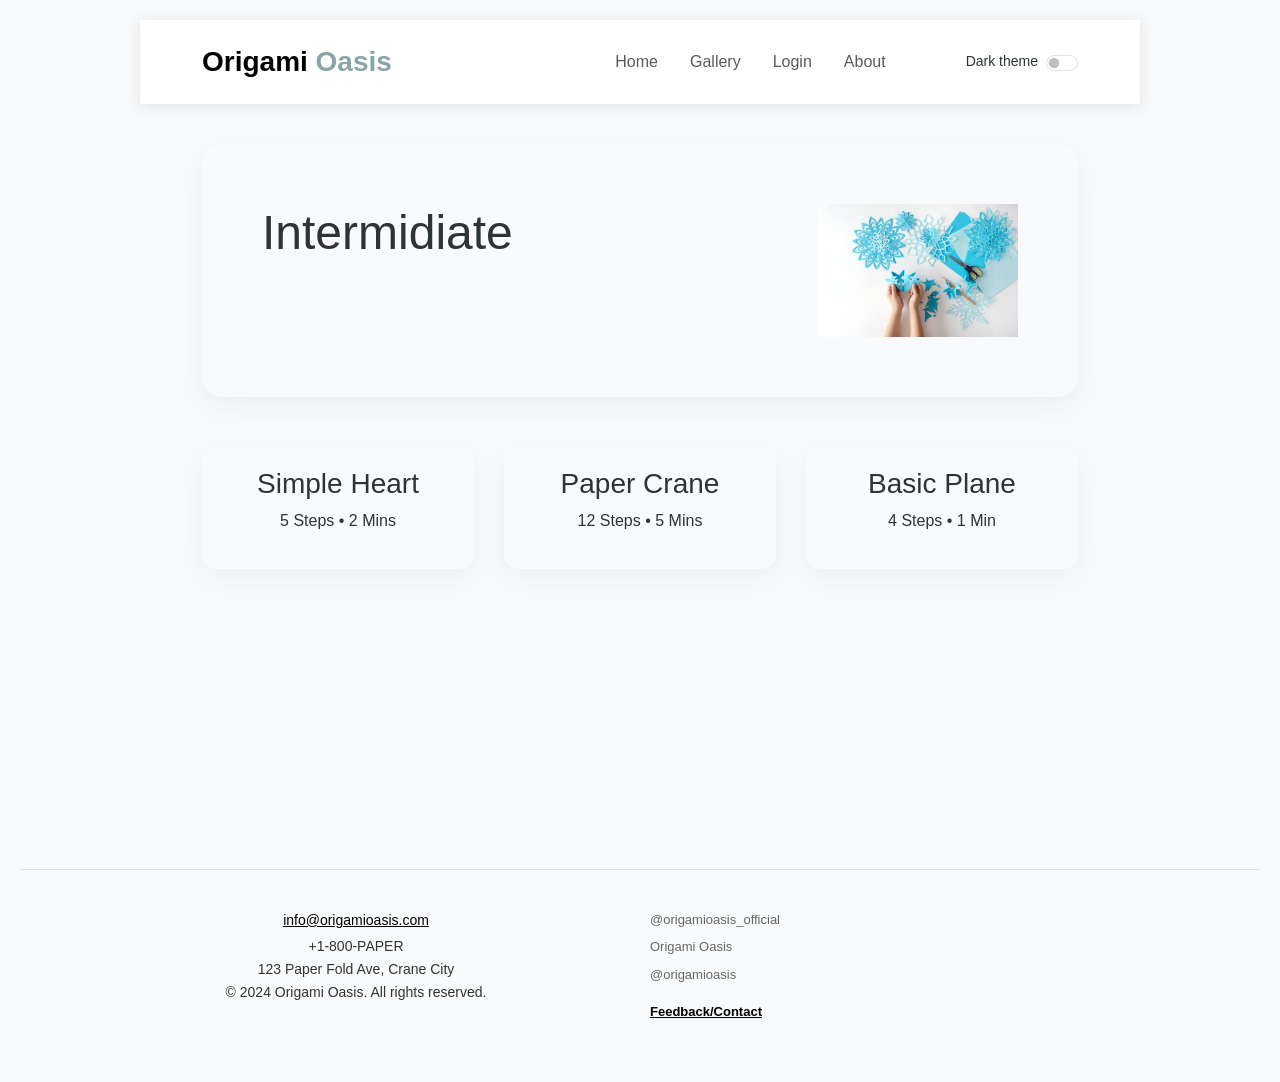
<file: inter.html>
<!DOCTYPE html>
<html>

<head>
<title>docs</title>

    <link href="https://cdn.jsdelivr.net/npm/bootstrap@5.3.2/dist/css/bootstrap.min.css" rel="stylesheet">
    <link rel="stylesheet" href="https://cdnjs.cloudflare.com/ajax/libs/font-awesome/6.0.0/css/all.min.css">
    <link rel="stylesheet" href="style.css">

<style>
:root {
    --bg-color: #f8fafc;
    --text-dark: #2d3436;
    --accent-teal: #87a7a7;
    --card-bg: #ffffff;
    --shadow: 0 10px 30px rgba(0,0,0,0.05);
}

body{
    font-family:'Segoe UI',Tahoma,Geneva,Verdana,sans-serif;
   /*background-color:var(--bg-color);*/
    margin:0;
    padding:20px;
}

nav{
    display:flex;
    justify-content:space-between;
    align-items:center;
    max-width:1000px;
    margin:0 auto 40px;
}

.logo{
    font-weight:bold;
    font-size:1.5rem;
}

.logo span{
    color:var(--accent-teal);
}

.nav-links a{
    margin-left:20px;
    text-decoration:none;
}

.container{
    max-width:900px;
    margin:auto;
}

.hero-card{
    border-radius:20px;
    padding:60px;
    box-shadow:var(--shadow);
    display:flex;
    justify-content:space-between;
    margin-bottom:50px;
}

.hero-text h1{
    font-size:3rem;
    margin:0;
}

.hero-text p{
    color:var(--accent-teal);
    font-size:2.5rem;
    margin:0;
}

.grid{
    display:grid;
    grid-template-columns:repeat(auto-fit,minmax(250px,1fr));
    gap:30px;
}

.project-card{
    padding:20px;
    border-radius:15px;
    text-align:center;
    box-shadow:var(--shadow);
    cursor:pointer;
}

.project-card:hover{
    transform:translateY(-5px);
}

/* Image popup */

.popup{
    display:none;
    position:fixed;
    top:0;
    left:0;
    width:100%;
    height:100%;
   gap: 22px;
    align-items:center;
}

.popup img{
    width:462px;
    height: 200px;
    border-radius:10px;
}
#box1{
            margin-top: 30px;
        }
</style>
</head>

<body>
 
    <nav class="navbar navbar-expand-lg navbar-custom py-3">
        <div class="container">
            <a class="navbar-brand fw-bold fs-3" href="origami.html">
                Origami <span style="color: var(--accent-teal);">Oasis</span>
            </a>
            
            <button class="navbar-toggler" type="button" data-bs-toggle="collapse" data-bs-target="#navbarNav">
                <span class="navbar-toggler-icon"></span>
            </button>

            <div class="collapse navbar-collapse" id="navbarNav">
                <ul class="navbar-nav ms-auto align-items-center">
                    <li class="nav-item"><a class="nav-link px-3" href="origami.html">Home</a></li>
                    <li class="nav-item"><a class="nav-link px-3" href="galllery.html">Gallery</a></li>
                    <li class="nav-item"><a class="nav-link px-3" href="Login.html">Login</a></li>
                    <li class="nav-item"><a class="nav-link px-3" href="about.html">About</a></li>
                    
                    <li class="nav-item ms-lg-4">
                        <div class="form-check form-switch d-flex align-items-center">
                            <label class="form-check-label me-5 small" for="darkModeSwitch">Dark theme</label>
                            <input class="form-check-input custom-toggler" type="checkbox" id="darkModeSwitch">
                        </div>
                    </li>
                </ul>
            </div>
        </div>
    </nav>

<div class="container">

<div class="hero-card">
<div class="hero-text">
<h1>Intermidiate</h1>
</div>
<img src="k.jpg" width="200">
</div>

<div class="grid">

<div class="project-card" onclick="showImage('e.avif')">
<h3>Simple Heart</h3>
<p>5 Steps • 2 Mins</p>
</div>

<div class="project-card" onclick="showImage('f.avif')">
<h3>Paper Crane</h3>
<p>12 Steps • 5 Mins</p>
</div>

<div class="project-card" onclick="showImage('j.jpg')">
<h3>Basic Plane</h3>
<p>4 Steps • 1 Min</p>
</div>

</div>
</div>

<!-- Popup Image -->

<div class="popup" id="popup" onclick="closeImage()">
 <span>
            <div><img id="popup-img"></div>

            <div id="box1"><img src="k.jpg" alt=""></div>
        </span>
        <span>
            <div><img src="c.avif" alt=""></div>
            <div id="box1"><img src="f.webp" alt=""></div>
        </span>
        <span>
            <div><img src="d.avif" alt=""></div>
            <div id="box1"><img src="i.jpg" alt=""></div>
        </span>
</div>
 <footer class="tayyab-main-footer">
  <div class="tayyab-footer-wrapper">
    
    <div class="tayyab-footer-section tayyab-contact-info">
      <a href="tayyab-mailto:info@origamioasis.com">info@origamioasis.com</a>
      <p>+1-800-PAPER</p>
      <p>123 Paper Fold Ave, Crane City</p>
      <p>&copy; 2024 Origami Oasis. All rights reserved.</p>
    </div>

    <div class="tayyab-footer-section tayyab-social-links">
      <div class="social-item">
        <span>@origamioasis_official</span>
      </div>
      <div class="tayyab-social-item">
        <span>Origami Oasis</span>
      </div>
      <div class="tayyab-social-item">
        <span>@origamioasis</span>
      </div>
      <a href="#" class="tayyab-feedback-link">Feedback/Contact</a>
    </div>

  </div>
</footer>
    <script src="https://cdn.jsdelivr.net/npm/bootstrap@5.3.2/dist/js/bootstrap.bundle.min.js"></script>
<script>

function showImage(img){
document.getElementById("popup").style.display="flex";
document.getElementById("popup-img").src=img;
}

function closeImage(){
document.getElementById("popup").style.display="none";
}
    const toggleSwitch = document.querySelector('#darkModeSwitch');
    const body = document.body;

    // Pehle se saved theme check karo
    if (localStorage.getItem('theme') === 'dark') {
        body.classList.add('dark-theme');
        if(toggleSwitch) toggleSwitch.checked = true;
    }

    // Switch change hone par apply karo
    if(toggleSwitch) {
        toggleSwitch.addEventListener('change', () => {
            if (toggleSwitch.checked) {
                body.classList.add('dark-theme');
                localStorage.setItem('theme', 'dark');
            } else {
                body.classList.remove('dark-theme');
                localStorage.setItem('theme', 'light');
            }
        });
    }

</script>

</body>
</html>
</file>
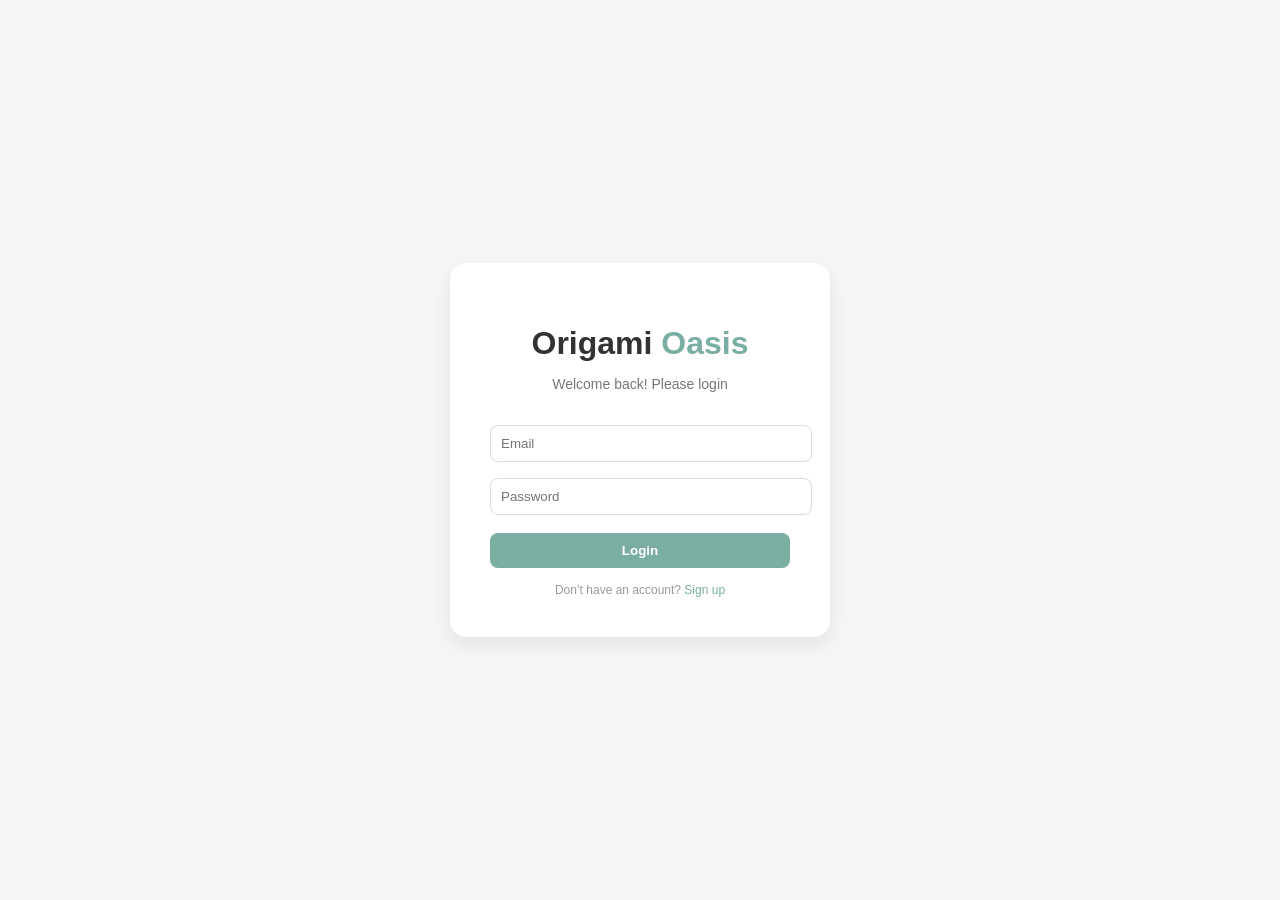
<file: Login.html>
<!DOCTYPE html>
<html lang="en">
<head>
  <meta charset="UTF-8">
  <title>Login - Origami Oasis</title>
  <style>
    body {
      margin: 0;
      font-family: "Segoe UI", sans-serif;
      background: #f4f6f7;
      display: flex;
      justify-content: center;
      align-items: center;
      height: 100vh;
    }

    .login-container {
      background: #ffffff;
      padding: 40px;
      border-radius: 16px;
      box-shadow: 0 8px 20px rgba(0,0,0,0.08);
      width: 300px;
      text-align: center;
    }

    h1 {
      margin-bottom: 10px;
      color: #333;
    }

    h1 span {
      color: #7aaea3;
    }

    p {
      font-size: 14px;
      color: #777;
      margin-bottom: 25px;
    }

    input {
      width: 100%;
      padding: 10px;
      margin: 8px 0;
      border-radius: 8px;
      border: 1px solid #ddd;
      outline: none;
      transition: 0.2s;
    }

    input:focus {
      border-color: #7aaea3;
    }

    button {
      width: 100%;
      padding: 10px;
      background: #7aaea3;
      border: none;
      border-radius: 8px;
      color: white;
      font-weight: bold;
      cursor: pointer;
      margin-top: 10px;
      transition: 0.2s;
    }

    button:hover {
      background: #65968c;
    }

    .footer {
      margin-top: 15px;
      font-size: 12px;
      color: #999;
    }

    .footer a {
      color: #7aaea3;
      text-decoration: none;
    }
  </style>
</head>
<body>
  <div class="login-container">
    <h1>Origami <span>Oasis</span></h1>
    <p>Welcome back! Please login</p>

    <input type="email" placeholder="Email">
    <input type="password" placeholder="Password">

    <button>Login</button>

    <div class="footer">
      Don’t have an account? <a href="#">Sign up</a>
    </div>
  </div>
</body>
</html>
</file>
<file: style.css>
:root {
    --bg-light: #f8fafb;
    --text-dark: #2c3e50;
    --accent-teal: #8da9a9;
    --nav-bg: #ffffff;
    --footer-bg: #ffffff;
    --glass-bg: rgba(255, 255, 255, 0.8);
    --glass-border: rgba(255, 255, 255, 0.3);
    --transition: all 0.4s ease-in-out;
}


body.dark-theme {
    --bg-light: #0f172a; 
    --text-dark: #f8fafc;
    --nav-bg: #1e293b;
    --footer-bg: #020617;
    --glass-bg: rgba(30, 41, 59, 0.7);
    --glass-border: rgba(255, 255, 255, 0.1);
}

body {
    background-color: var(--bg-light);
    color: var(--text-dark);
    transition: var(--transition);
    font-family: 'Segoe UI', Roboto, sans-serif;
}


.navbar-custom {
    background-color: var(--nav-bg) !important;
    box-shadow: 0 2px 15px rgba(0,0,0,0.1);
}

.footer-custom {
    background-color: var(--footer-bg);
    color: var(--text-dark);
    border-top: 1px solid var(--glass-border);
}

.glass-effect {
    background: var(--glass-bg) !important;
    backdrop-filter: blur(12px);
    -webkit-backdrop-filter: blur(12px);
    border: 1px solid var(--glass-border);
    border-radius: 15px;
    box-shadow: 0 8px 32px 0 rgba(0, 0, 0, 0.1);
}


.home-hero-card { border-radius: 20px; padding: 40px; }
.home-hexagon {
    width: 120px; height: 140px;
    clip-path: polygon(50% 0%, 100% 25%, 100% 75%, 50% 100%, 0% 75%, 0% 25%);
    transition: var(--transition);
}
.home-hexagon-link:hover .home-hexagon {
    background-color: var(--accent-teal);
    transform: translateY(-8px);
}


.about-section-title { font-weight: 700; text-decoration: underline; }
.about-hexagon-card {
    height: 300px;
    padding: 60px 20px;
    clip-path: polygon(25% 0%, 75% 0%, 100% 50%, 75% 100%, 25% 100%, 0% 50%);
    transition: var(--transition);
}
.about-team-container:hover { transform: translateY(-15px); }


.adv-hero-text h1 { font-size: 3rem; }
.adv-project-card {
    padding: 20px;
    border-radius: 15px;
    transition: var(--transition);
}
.adv-project-card:hover { transform: translateY(-5px); }


body.dark-theme .text-muted, 
body.dark-theme .text-secondary {
    color: #94a3b8 !important;
}

body.dark-theme a { color: #38bdf8; } 
.tayyab-main-footer {
  width: 100%;
  /* background-color: #ffffff; */
  border-top: 1px solid #e0e0e0;
  margin-top: 300px; 
  padding: 40px 0;
  display: flex;
  justify-content: center;
}

.tayyab-footer-wrapper {
  width: 90%;
  max-width: 1200px;
  display: flex;
  justify-content: space-between;
  align-items: flex-start;
  gap: 20px;
}

.tayyab-footer-section {
  flex: 1;
}

.tayyab-contact-info {
  text-align: center;
  font-family: sans-serif;
  font-size: 14px;
  color: #333;
}

.tayyab-contact-info a {
  text-decoration: underline;
  color: #000;
  display: block;
  margin-bottom: 5px;
}

.tayyab-contact-info p {
  margin: 2px 0;
}

.tayyab-social-links {
  display: flex;
  flex-direction: column;
  align-items: flex-start;
  gap: 8px;
  font-family: sans-serif;
  font-size: 13px;
  color: #666;
}

.tayyab-social-item {
  display: flex;
  align-items: center;
  gap: 10px;
}

.tayyab-feedback-link {
  margin-top: 10px;
  color: #000;
  text-decoration: underline;
  font-weight: bold;
}
/* Gallery & Intermediate Dark Mode Fix */
body.dark-theme .hero-card, 
body.dark-theme .project-card, 
body.dark-theme .item {
    background: var(--nav-bg) !important;
    color: var(--text-dark) !important;
    border: 1px solid var(--glass-border) !important;
    box-shadow: none !important;
}

body.dark-theme .item p, 
body.dark-theme .project-card p {
    color: var(--text-dark) !important;
    opacity: 0.8;
}

body.dark-theme .hero-text h1,
body.dark-theme h1 {
    color: var(--text-dark) !important;
}
</file>
